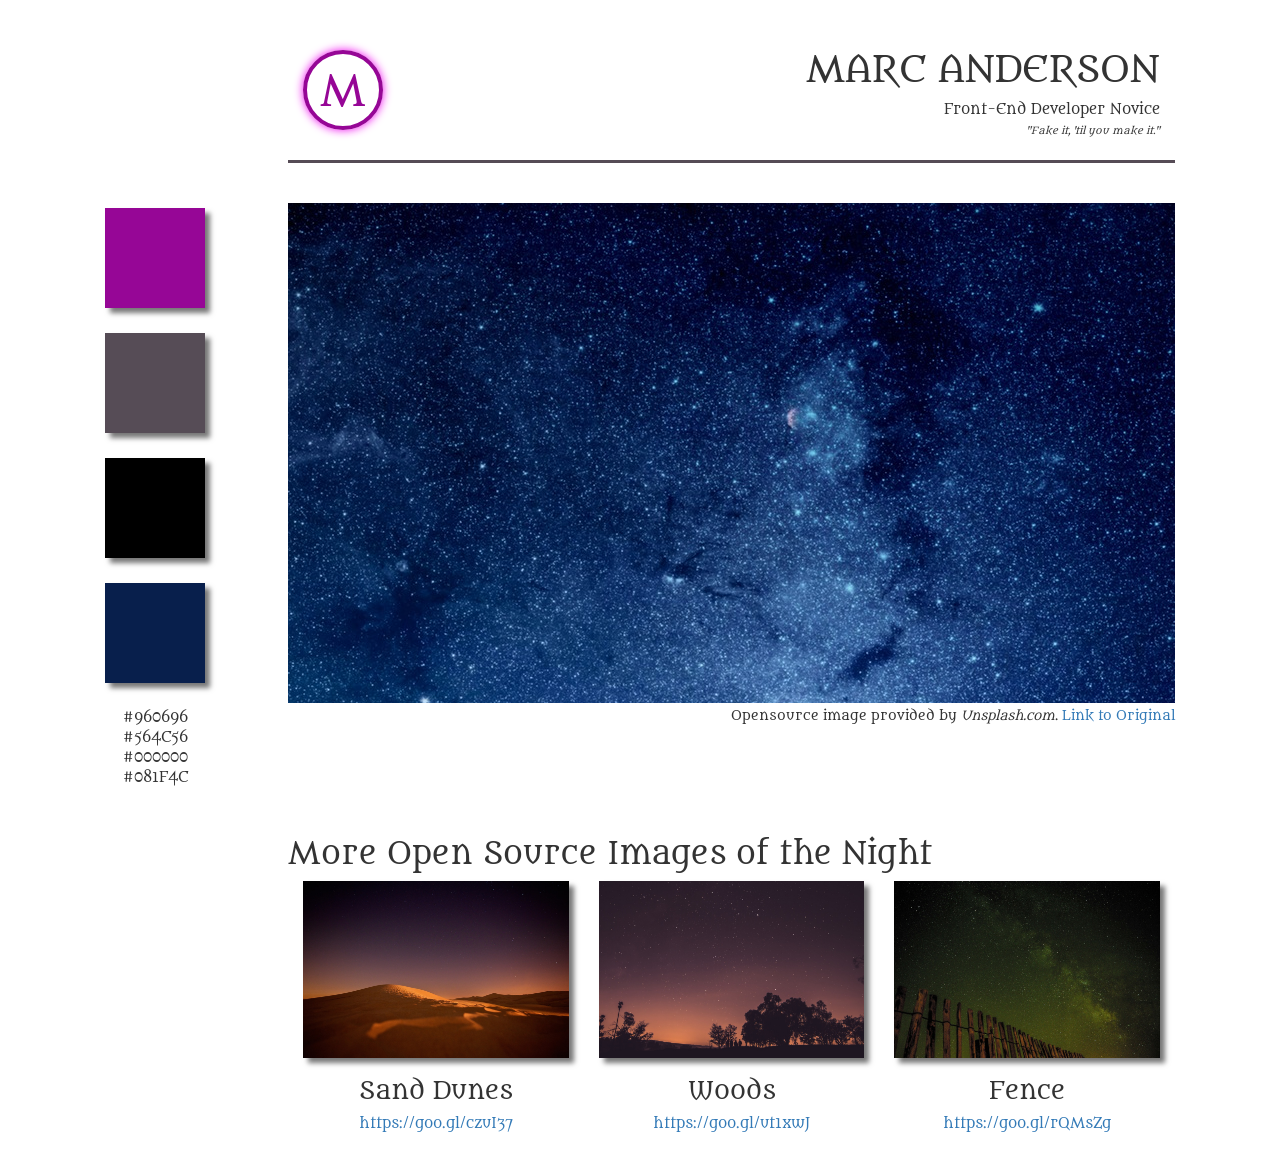
<file: Project-1--Portfolio-Design/index.html>
<!DOCTYPE html>
<html lang="en">
  <head>
    <meta charset="utf-8">
    <meta http-equiv="X-UA-Compatible" content="IE=edge">
    <meta name="viewport" content="width=device-width, initial-scale=1">
    <link rel="stylesheet" type="text/css" href="css/main.css">
    <link href="http://fonts.googleapis.com/css?family=Metamorphous" rel="stylesheet" type="text/css">
    <script type="text/javascript" src="js/jquery-2.1.4.min.js"></script>
    <script type="text/javascript" src="js/bootstrap.min.js"></script>
    <title>Portfolio Design</title>
    <link href="css/bootstrap.min.css" rel="stylesheet">
  </head>
  <body>
    <div class="container-fluid">
      <div class="row">
        <div class="nametag col-md-10 col-md-offset-2">
          <div class="container-fluid">
            <div class="row headerRow">
              <div class="logoContainer col-md-2 col-xs-2">
                <div id="logo" data-toggle="modal" data-target="#logodescription">M</div>
              </div>
              <div class="nameContainer col-md-10 col-xs-10">
                <h1 class="text-uppercase" id="name">Marc Anderson</h1>
                <span class="job">Front-End Developer Novice</span><br>
                <span class="quote">"Fake it, 'til you make it."</span>
              </div>
            </div>
          </div>
        </div>
      </div>
    </div>
    <div class="container-fluid">
      <div class="row">
        <div class="col-md-2 col-xs-2 colorChoices">
          <div class="box1"></div>
          <div class="box2"></div>
          <div class="box3"></div>
          <div class="box4"></div>
          <div class="colorCodes">
            #960696<br>
            #564C56<br>
            #000000<br>
            #081F4C
          </div>
        </div>
        <div class="col-md-10 col-xs-10">
          <div class="imageBox">
            <img id="night" src="images/night.jpeg" alt="Night sky.">
          </div>
          <div class="imageDescription">
            Opensource image provided by <em>Unsplash.com</em>. <a href="https://goo.gl/GlQHnE">Link to Original</a>
          </div>
        </div>
      </div>
    </div>
    <div class="container-fluid">
      <div class="lowerPage row">
        <div class="col-md-10 col-md-offset-2">
          <h2>More Open Source Images of the Night</h2>
        </div>
        <div class="holder2 col-md-2">
        </div>
        <div class="additionalImages col-md-10">
          <div class="container-fluid">
            <div class="row">
              <div class="first col-md-4">
                <img id="firstImage" src="images/dustysky.jpeg" alt="Sand-dunes at night." data-toggle="modal" data-target="#project1">
                <h3>Sand Dunes</h3>
                <a href="https://goo.gl/czuI37">https://goo.gl/czuI37</a>
              </div>
              <div class="second col-md-4">
                <a href="https://goo.gl/ut1xwJ">
                  <img id="middleImage" src="images/nightforest.jpeg" alt="Night sky with forest.">
                </a>
                <h3>Woods</h3>
                <a href="https://goo.gl/ut1xwJ">https://goo.gl/ut1xwJ</a>
              </div>
              <div class="third col-md-4">
                <a href="https://goo.gl/rQMsZg">
                  <img id="thirdImage" src="images/nightfence.jpeg" alt="Night sky with fence.">
                </a>
                <h3>Fence</h3>
                <a href="https://goo.gl/rQMsZg">https://goo.gl/rQMsZg</a>
              </div>
            </div>
          </div>
        </div>
      </div>
    </div>
    <!-- Modal -->
    <div class="modal fade" id="project1" tabindex="-1" role="dialog" aria-labelledby="myModalLabel" aria-hidden="true">
      <div class="modal-dialog">
        <div class="modal-content">
          <div class="modal-header">
            <h4 class="modal-title" id="myModalLabel">Learning about interactivity.</h4>
          </div>
          <div class="modal-body">
            <img class="img-responsive" src="images/dustysky.jpeg" alt="This is an image of sand dunes at night.">
            This was my first project in this class. I learned a lot about HTML and CSS. I also managed to have fun doing it. Actually, this was awesome! I am really looking forward to the next project and learning to be a real-life web-developer.
          </div>
          <div class="modal-footer">
            <button type="button" class="btn btn-default" data-dismiss="modal">Close</button>
          </div>
        </div>
      </div>
    </div>
    <!--Modal 2-->
    <div class="modal fade" id="logodescription" tabindex="-1" role="dialog" aria-labelledby="myModalLabel" aria-hidden="true">
      <div class="modal-dialog">
        <div class="modal-content">
          <div class="modal-header">
            <h4 class="modal-title" id="myLogo">About my logo.</h4>
          </div>
          <div class="modal-body">
            <img class="img-responsive" src="images/logo.png" alt="This is my logo.">
            I created my own symbol! Now I can be a superhero. Without any super powers. Or costume. Never mind.
          </div>
          <div class="modal-footer">
            <button type="button" class="btn btn-default" data-dismiss="modal">Close</button>
          </div>
        </div>
      </div>
    </div>
  </body>
</html>
</file>
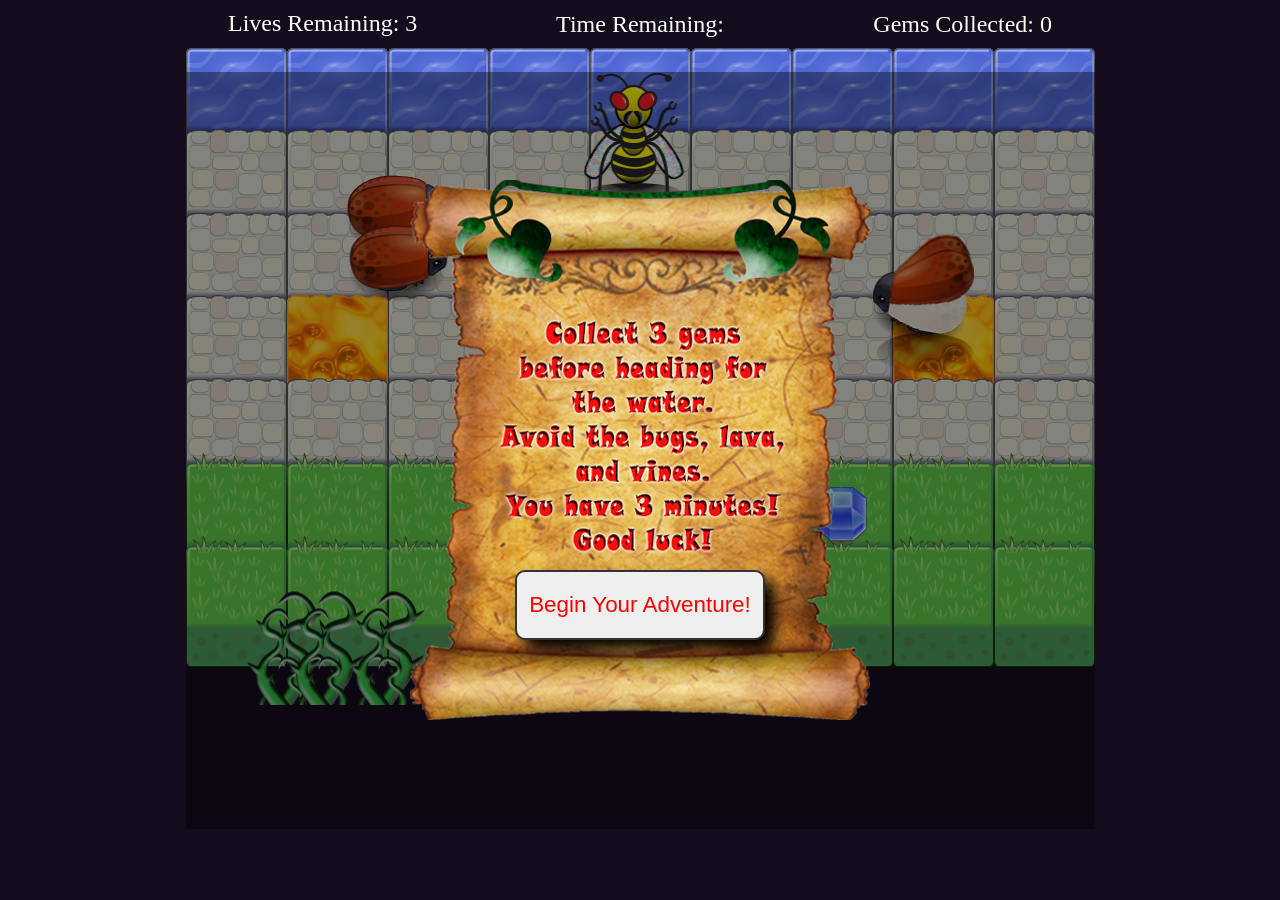
<file: Project-3--JavaScript-Game/index.html>
<!DOCTYPE html>
<html>
<head>
	<meta charset="utf-8">
    <title>Your Site Title</title>
    <meta http-equiv="x-ua-compatible" content="ie=edge">
    <meta name="viewport" content="width=device-width, initial-scale=1">
    <title>Insignificant Voyage: A Game</title>
    <link rel="stylesheet" href="css/style.css">
    <link rel="stylesheet" href="css/pop-styles.css">
</head>
<body>
	<div id="screen-overlay"></div>
		<div id="gameBar">
			<div id="lives"></div>
			<div id="timer">Time Remaining: <span id="time"></span></div>
			<div id="score"></div>
		</div>
		<div id="start">
			<button id="start-button" type="button" onclick="startGame()">Begin Your Adventure!</button>
		</div>

<!--Next section contains items necessary for pop-up alerts.
	They are not displayed initially, but become visible at predetermined events in the game. This avoids the use of prompts and the standard alert windows that are the default of javascript.-->
	<div id="cover" style="display: none;">
	</div>
	<div id="vinePopUp" class="alerts" style="display: none">

    	<button type="button" onclick="popup('vinePopUp'), player.dead()">Continue</button>
	</div>
	<div id="flyingBugPopUp" class="alerts" style="display: none">

    	<button type="button" onclick="popup('flyingBugPopUp'), player.dead()">Continue</button>
	</div>
	<div id="bugPopUp" class="alerts" style="display: none">

		<button type="button" onclick="popup('bugPopUp'), player.dead()">Continue</button>
	</div>
	<div id="lavaPopUp" class="alerts" style="display: none">

		<button type="button" onclick="popup('lavaPopUp'), player.dead()">Continue</button>
	</div>
	<div id="quitPopUp" class="alerts" style="display: none">
	</div>
	<div id="tryAgain" class="question" style="display: none">
		<button id="keepPlaying" type="button" onclick="popup('tryAgain'), player.reset()">Yes, I want to redeem myself.</button><br>
		<button id="quit" type="button" onclick="popup('tryAgain'), quitGame()">No, I give up.</button>
	</div>
	<div id="noLivesLeft" class="endStyle" style="display: none"></div>
	<div id="riddle" style="display: none">
			<input type="text" id="answer" placeholder="Enter a number."><br>
			<input type="submit" id="answerSubmit" onclick="responseToAnswer()" value="Submit">
	</div>
	<div id="proceed" style="display: none">
	</div>
	<div id="need-gems" style="display: none">
	</div>
	<div id="stung" style="display: none">
	</div>
	<div id="timeUp" style="display: none">
	</div>
	<div id="winner" style="display: none">
		<button id="playAgain" type="button" onclick="popup('winner'), beginNewGame()">Play Again?</button>
	</div>

	<script src="js/m-game-controls.js"></script>
	<script src="js/css-pop.js"></script>
    <script src="js/m-resources.js"></script>
    <script src="js/m-app.js"></script>
    <script src="js/m-engine.js"></script>
</body>
</html>
</file>
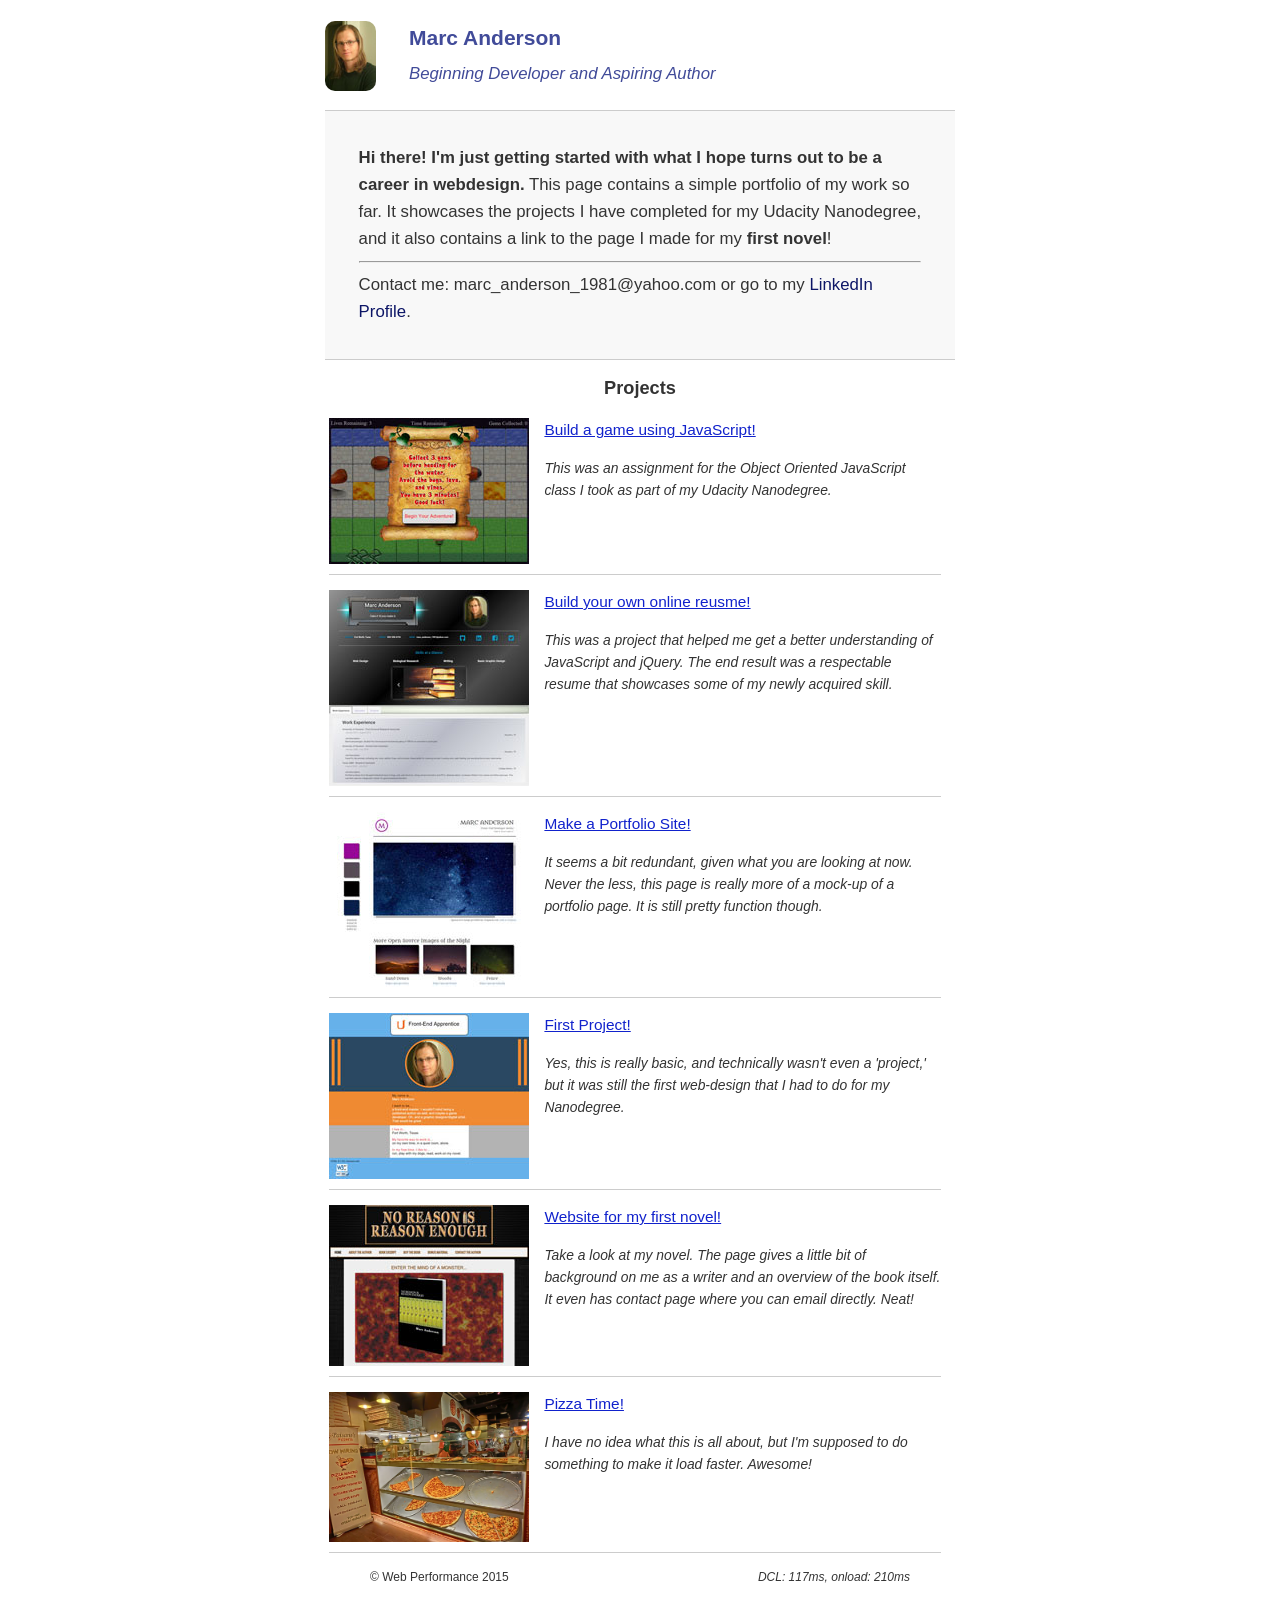
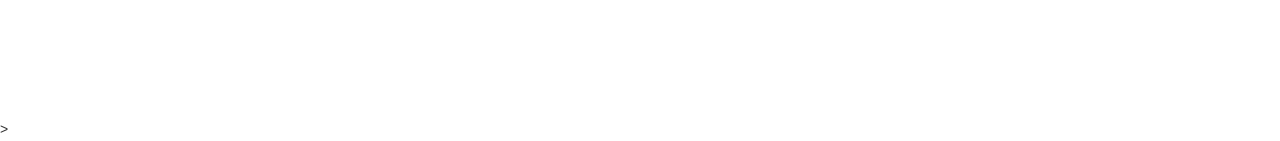
<file: Project-4--Web-Optimization/index.html>
<!DOCTYPE html>
<html lang="en">
  <head>
    <meta charset="utf-8">
    <meta name="viewport" content="width=device-width, initial-scale=1">
    <meta http-equiv="Cache-control" content="max-age=600, public">
    <meta name="description" content="Overview of Marc Anderson's portfolio.">
    <meta name="author" content="Marc Anderson">
    <title>Marc Anderson: Portfolio</title>
    <link href="css/print.css" rel="stylesheet" media="print">
    <style>
      html{font-size:100%;overflow-y:scroll;-webkit-tap-highlight-color:transparent;-ms-text-size-adjust:100%;-webkit-text-size-adjust:none}body{margin:0;font-size:14px;line-height:1.61;font-weight:400;background:#fff}b,header p,strong{font-weight:700}body,button,input,select,textarea{font-family:'Open Sans',sans-serif;color:#333}a{color:#12C}a:visited{color:#61C}a:focus{outline:dotted thin}a:active,a:hover{color:#c00;outline:0}ol,ul{margin:0 0 0 -30px;padding:0 0 0 20px}img{border:0;max-width:100%}.content li,.hero{border-bottom:1px solid #ccc}.container,header{max-width:45em;margin:0 auto}header{padding:0 .5em;color:#414b99}header img{border-radius:10px;float:left;max-height:70px;max-width:100%}header p{font-size:1.5em;padding-left:4em}header p span{font-size:.8em;font-weight:400}.hero{padding:2em;background-color:#f8f8f8;font-size:1.2em;border-top:1px solid #ccc}.content{padding:1em}.content li img{max-width:200px}.content li{max-width:100%;padding-bottom:10px;float:left;margin-bottom:15px;list-style-type:none;font-size:1.1em}li img{float:left;padding-right:1em}li p{font-size:.9em}.content-title{text-align:center;font-size:1.3em;font-weight:700;margin-bottom:15px}#footer span,li p{font-style:italic}#footer{font-size:12px;max-width:45em;margin:0 auto;padding:0 .5em;height:150px}#footer span{float:right}@media only screen and (max-width:480px){body{font-size:12px}header p{padding-left:4.5em}}
    </style>
  </head>
  <body>
      <header>
        <a href="https://marc1981.github.io/resume_project"><img src="img/marc.jpg"></a>
        <p>Marc Anderson<br><span><em>Beginning Developer and Aspiring Author</em></span></p>
      </header>
      <div id="content" class="container">
        <div class="hero">
          <strong>Hi there! I'm just getting started with what I hope turns out to be a career in webdesign.</strong> This page contains a simple portfolio of my work so far. It showcases the projects I have completed for my Udacity Nanodegree, and it also contains a link to the page I made for my <strong>first novel</strong>!<br><hr> Contact me: marc_anderson_1981@yahoo.com or go to my <a class="icons" href="https://www.linkedin.com/pub/marc-anderson/1b/325/a31" target="_blank" style="text-decoration: none; color: #0c1566;">LinkedIn Profile</a>.
        </div>
        <div class="content">
          <div class="content-title">Projects</div>
            <ul>
              <li>
                <img style="width:40%;" src="img/game.jpg">
                <a href="https://marc1981.github.io/javascript-game">Build a game using JavaScript!</a>
                <p>This was an assignment for the Object Oriented JavaScript class I took as part of my Udacity Nanodegree.</p>
              </li>
              <li>
                <img style="width:40%;" src="img/resume.jpg">
                <a href="https://marc1981.github.io/resume_project">Build your own online reusme!</a>
                <p>This was a project that helped me get a better understanding of JavaScript and jQuery. The end result was a respectable resume that showcases some of my newly acquired skill.</p>
              </li>
              <li>
                <img style="width:40%;" src="img/first_project.jpg">
                <a href="https://marc1981.github.io/project_one">Make a Portfolio Site!</a>
                <p>It seems a bit redundant, given what you are looking at now. Never the less, this page is really more of a mock-up of a portfolio page. It is still pretty function though.</p>
              </li>
              <li>
                <img style="width:40%;" src="img/zero_project.jpg">
                <a href="https://marc1981.github.io/project_zero">First Project!</a>
                <p>Yes, this is really basic, and technically wasn't even a 'project,' but it was still the first web-design that I had to do for my Nanodegree.</p>
              </li>
              <li>
                <img style="width:40%;" src="img/book.jpg">
                <a href="https://marc1981.github.io/book">Website for my first novel!</a>
                <p>Take a look at my novel. The page gives a little bit of background on me as a writer and an overview of the book itself. It even has contact page where you can email directly. Neat!</p>
              </li>
              <li>
                <img style="width:40%;" src="views/images/pizzeria.jpg">
                <a href="views/pizza.html">Pizza Time!</a>
                <p>I have no idea what this is all about, but I'm supposed to do something to make it load faster. Awesome!</p>
              </li>
            </ul>
        </div>
      </div>
      <div style="clear:both"></div>
      <div id="footer">
        <div class="performance">&copy; Web Performance 2015<span id="crp-stats"></span></div>
      </div>>
    <script>
      (function(w,g){w['GoogleAnalyticsObject']=g;
      w[g]=w[g]||function(){(w[g].q=w[g].q||[]).push(arguments)};w[g].l=1*new Date();})(window,'ga');
      // TODO: replace with your Google Analytics profile ID.
      ga('create', 'UA-68716053-1');
      ga('send', 'pageview');
    </script>
    <script src="http://www.google-analytics.com/analytics.js"></script>
    <script async src="js/perfmatters.js"></script>
  </body>
</html>
</file>
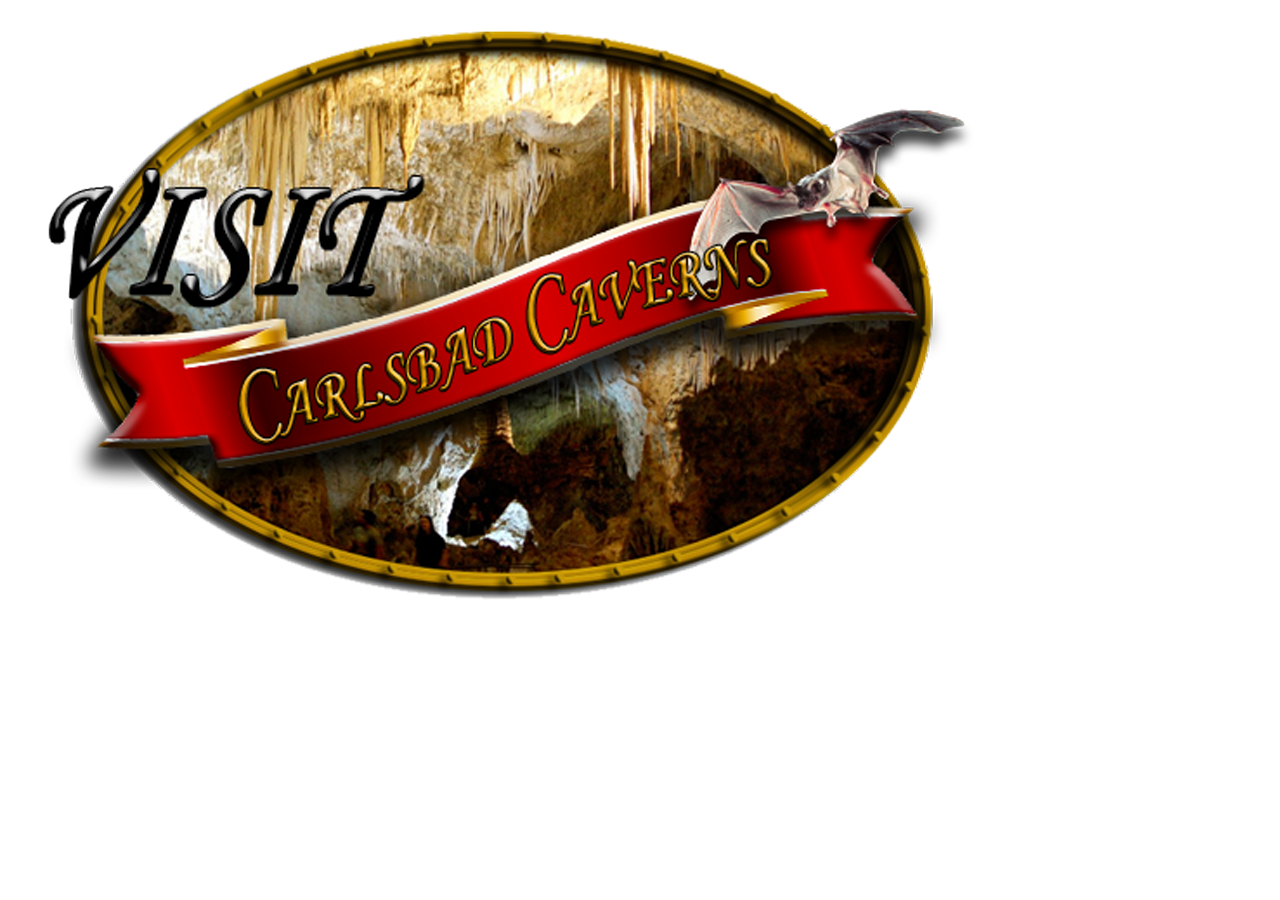
<file: Project-2--Resume-Project/html/banner.html>
<html>
<head>
<title>Banner</title>
<meta http-equiv="Content-Type" content="text/html; charset=utf-8">
</head>
<body bgcolor="#FFFFFF" leftmargin="0" topmargin="0" marginwidth="0" marginheight="0">
<!-- Save for Web Slices (animation.psd) -->
<img src="images/banner-hi-res.png" alt="fake banner">
<!-- End Save for Web Slices -->
</body>
</html>
</file>
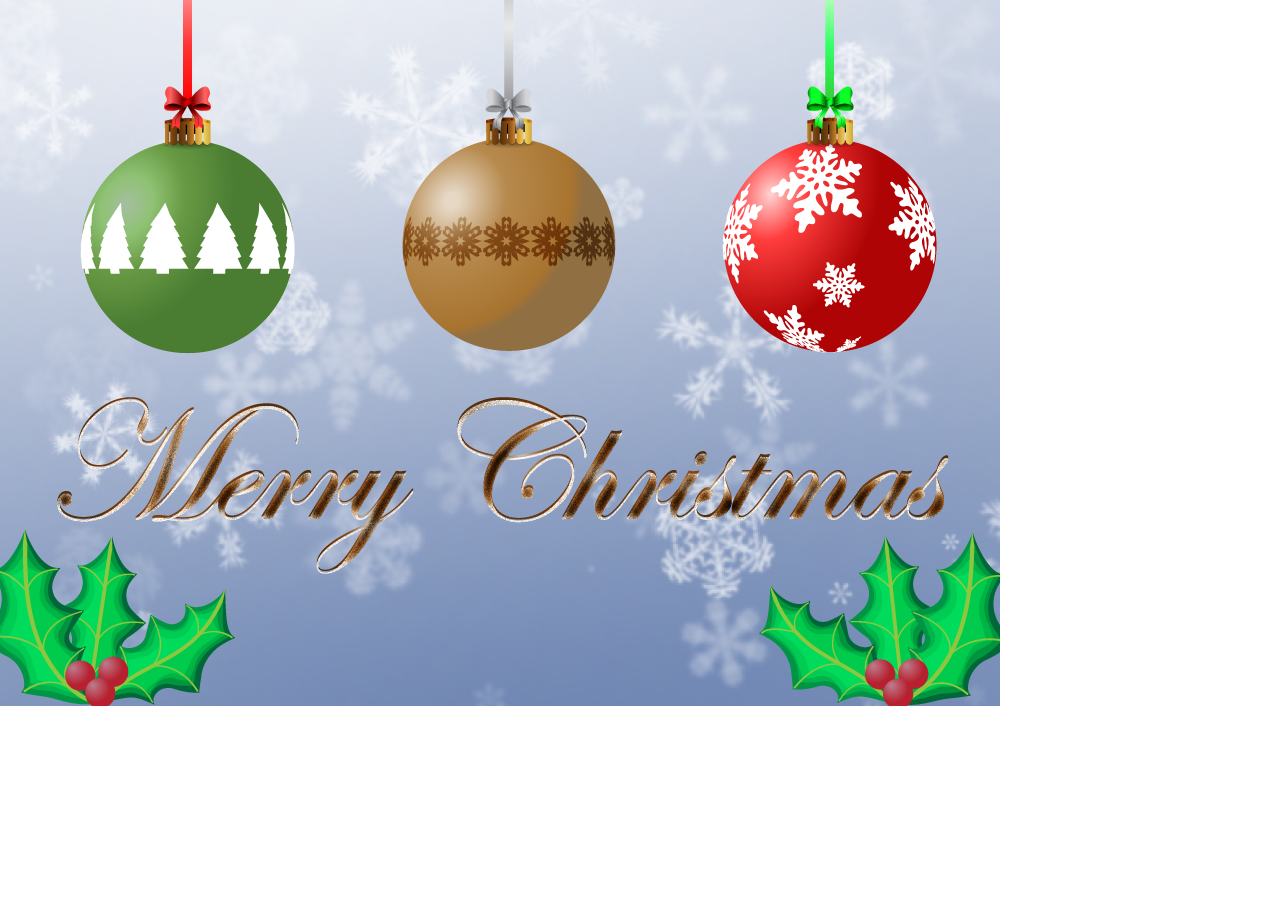
<file: Project-2--Resume-Project/html/christmas.html>
<html>
<head>
<title>Christmas Card</title>
<meta http-equiv="Content-Type" content="text/html; charset=utf-8">
</head>
<body bgcolor="#FFFFFF" leftmargin="0" topmargin="0" marginwidth="0" marginheight="0">
<!-- Save for Web Slices (animation.psd) -->
<img src="images/christmas-hi-res.png" alt="christmas card">
<!-- End Save for Web Slices -->
</body>
</html>
</file>
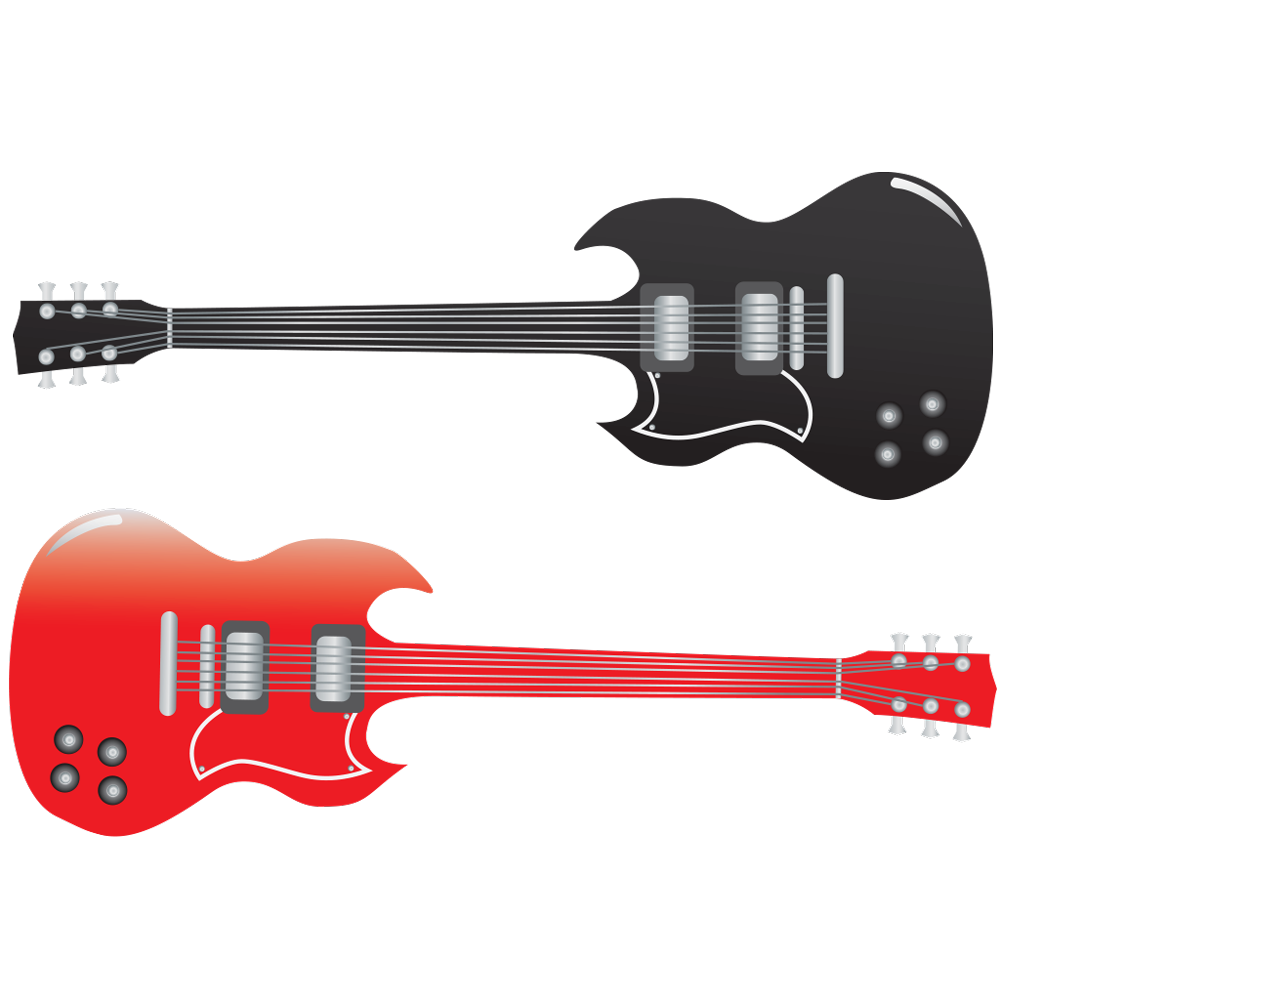
<file: Project-2--Resume-Project/html/guitars.html>
<html>
<head>
<title>Guitars</title>
<meta http-equiv="Content-Type" content="text/html; charset=utf-8">
</head>
<body bgcolor="#FFFFFF" leftmargin="0" topmargin="0" marginwidth="0" marginheight="0">
<!-- Save for Web Slices (animation.psd) -->
<img src="images/guitars-hi-res.png" alt="guitar graphics">
<!-- End Save for Web Slices -->
</body>
</html>
</file>
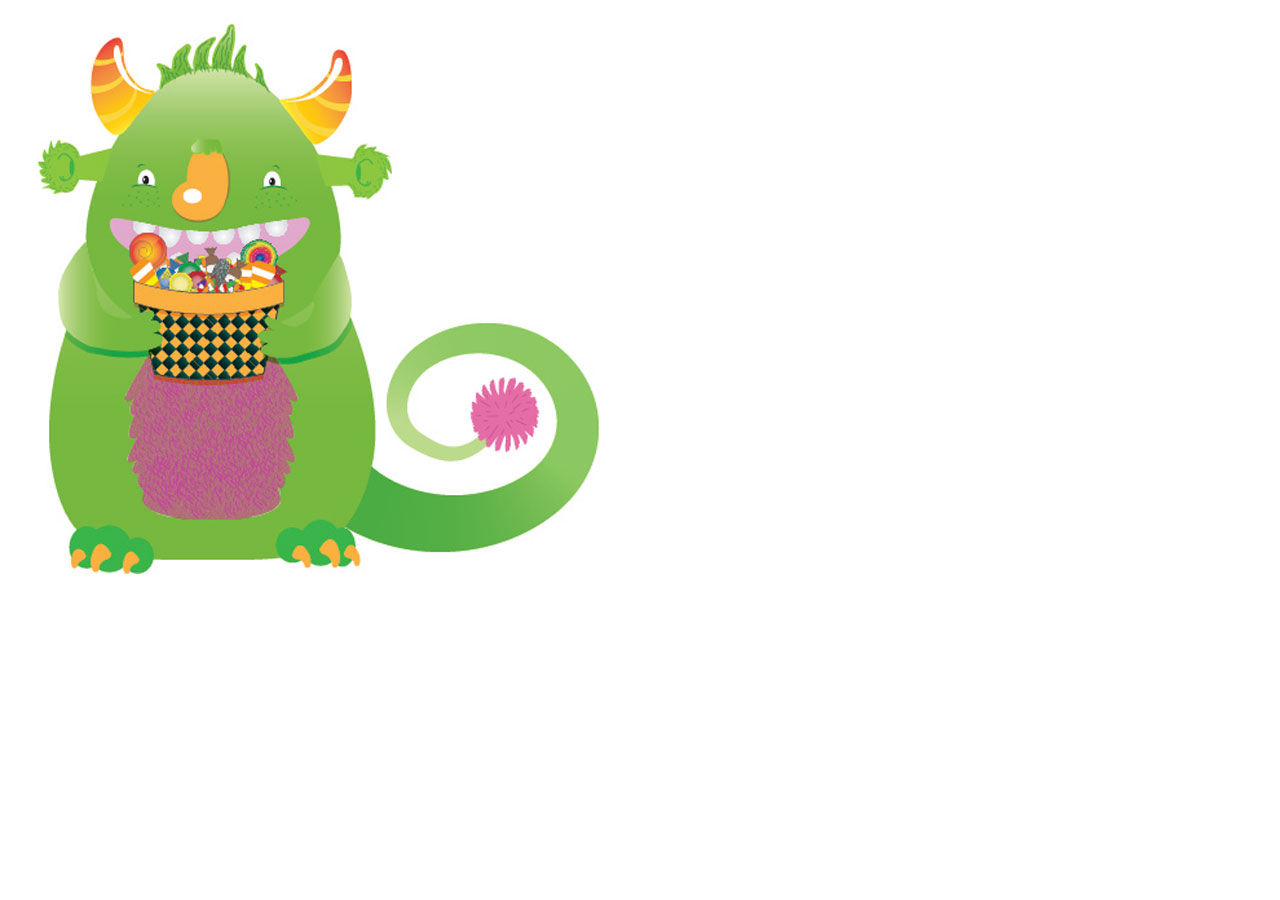
<file: Project-2--Resume-Project/html/monster.html>
<html>
<head>
<title>Cartoon Monster</title>
<meta http-equiv="Content-Type" content="text/html; charset=utf-8">
</head>
<body bgcolor="#FFFFFF" leftmargin="0" topmargin="0" marginwidth="0" marginheight="0">
<!-- Save for Web Slices (animation.psd) -->
<img src="images/monster.jpg" alt="cartoon monster">
<!-- End Save for Web Slices -->
</body>
</html>
</file>
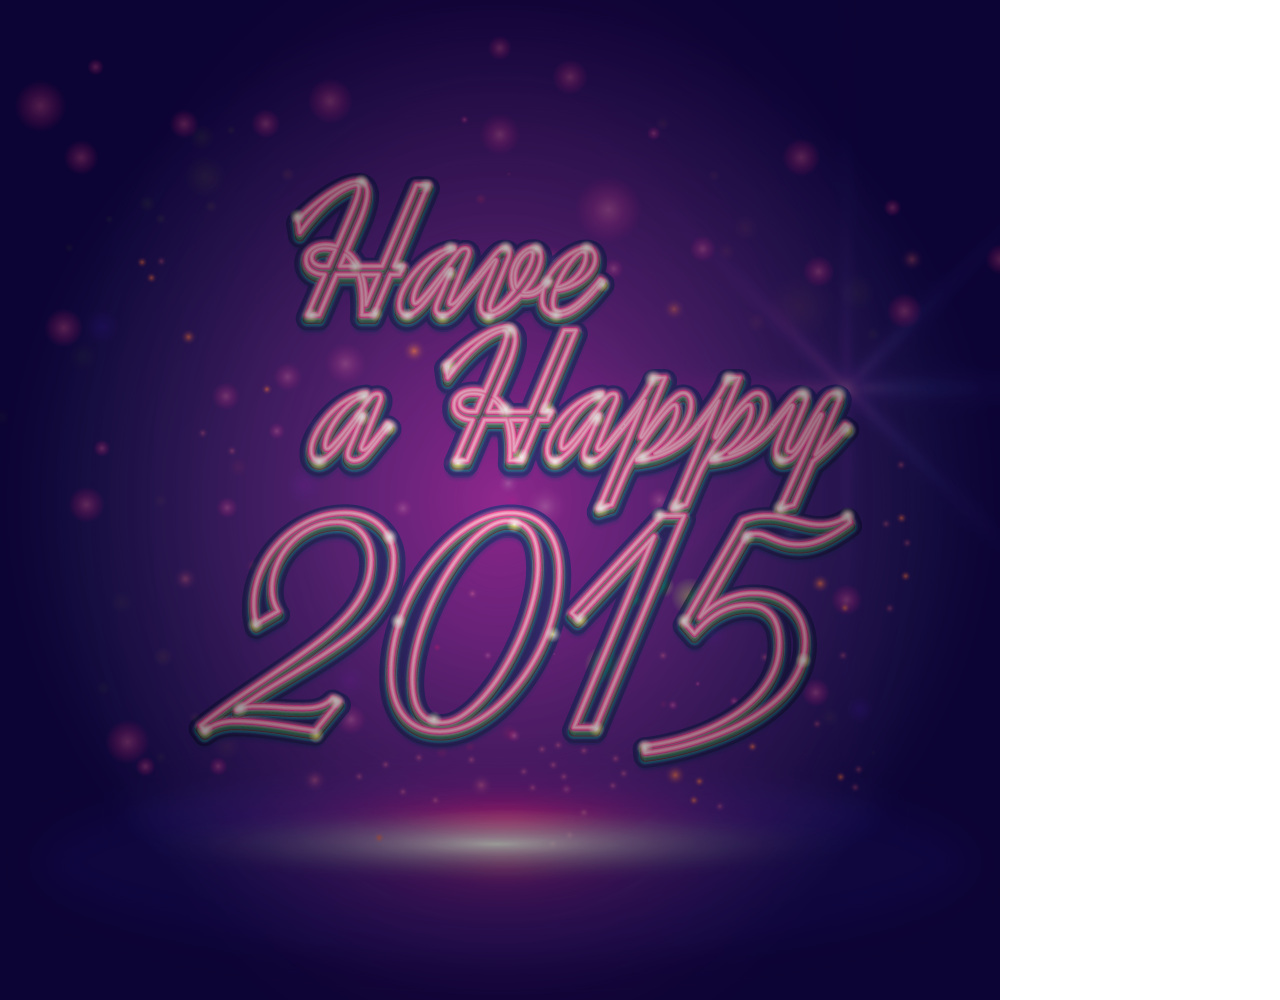
<file: Project-2--Resume-Project/html/newyear.html>
<html>
<head>
<title>New Year's Card</title>
<meta http-equiv="Content-Type" content="text/html; charset=utf-8">
</head>
<body bgcolor="#FFFFFF" leftmargin="0" topmargin="0" marginwidth="0" marginheight="0">
<!-- Save for Web Slices (animation.psd) -->
<img src="images/new-year-hi-res.png" alt="new year's card">
<!-- End Save for Web Slices -->
</body>
</html>
</file>
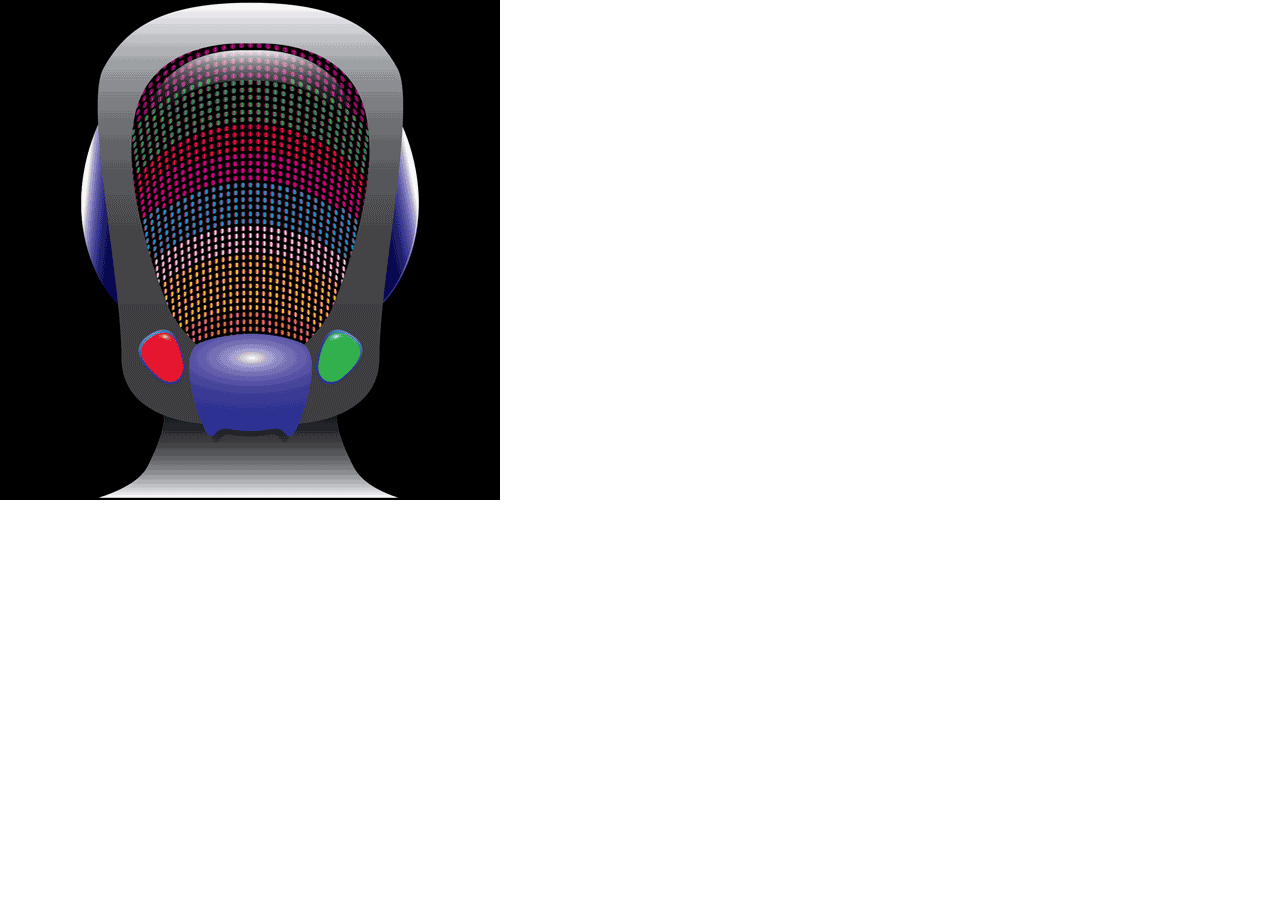
<file: Project-2--Resume-Project/html/robot.html>
<html>
<head>
<title>Robot Animation</title>
<meta http-equiv="Content-Type" content="text/html; charset=utf-8">
</head>
<body bgcolor="#FFFFFF" leftmargin="0" topmargin="0" marginwidth="0" marginheight="0">
<!-- Save for Web Slices (animation.psd) -->
<img src="images/animation2.gif" width="500" height="500" alt="robot gif">
<!-- End Save for Web Slices -->
</body>
</html>
</file>
<file: Project-1--Portfolio-Design/css/main.css>
* {
	-webkit-box-sizing: border-box;
	-moz-box-sizing: border-box;
	-ms-box-sizing: border-box;
	box-sizing: border-box;
}


@media screen and (min-width: 600px) {
	body {
		padding: 30px 90px 0 90px;
	}
}


* {
	font-family: "Metamorphous", cursive;
}


.imageBox {
	float: right;
	height: 500px;
	width: 100%;
	overflow-y: auto;
	margin: 0 0 5px 50px;
}


@media screen and (max-width: 700px) and (min-width: 621px) {
	#name {
		font-size: 2em;
	}
}


@media screen and (max-width: 620px) and (min-width: 401px) {
	#name {
		font-size: 1.5em;
	}
}


@media screen and (max-width: 400px) {
	#name {
		font-size: 0.9em;
	}
}


@media screen and (min-width: 816px) {
	.box1 {
		height: 100px;
		width: 100px;
		background-color: #960696;
		margin: 5px 0 25px;
		-moz-box-shadow: 5px 5px 5px #777777;
		-webkit-box-shadow: 5px 5px 5px #777777;
		box-shadow: 5px 5px 5px #777777;
	}
}


@media screen and (max-width: 815px) {
	.box1 {
		width: 50px;
		height: 50px;
		border-radius: 25px;
		background-color: #960696;
		margin: 0 10px 25px 0;
		-moz-box-shadow: 5px 5px 5px #777777;
		-webkit-box-shadow: 5px 5px 5px #777777;
		box-shadow: 5px 5px 5px #777777;
	}
}


@media screen and (min-width: 816px) {
	.box2 {
		height: 100px;
		width: 100px;
		background-color: #564c56;
		margin: 0 0 25px;
		-moz-box-shadow: 5px 5px 5px #777777;
		-webkit-box-shadow: 5px 5px 5px #777777;
		box-shadow: 5px 5px 5px #777777;
	}
}


@media screen and (max-width: 815px) {
	.box2 {
		width: 50px;
		height: 50px;
		border-radius: 25px;
		background-color: #564c56;
		margin: 0 10px 25px 0;
		-moz-box-shadow: 5px 5px 5px #777777;
		-webkit-box-shadow: 5px 5px 5px #777777;
		box-shadow: 5px 5px 5px #777777;
	}
}


@media screen and (min-width: 816px) {
	.box3 {
		height: 100px;
		width: 100px;
		background-color: #000000;
		margin: 0 0 25px;
		-moz-box-shadow: 5px 5px 5px #777777;
		-webkit-box-shadow: 5px 5px 5px #777777;
		box-shadow: 5px 5px 5px #777777;
	}
}


@media screen and (max-width: 815px) {
	.box3 {
		width: 50px;
		height: 50px;
		border-radius: 25px;
		background-color: #000000;
		margin: 0 10px 25px 0;
		-moz-box-shadow: 5px 5px 5px #777777;
		-webkit-box-shadow: 5px 5px 5px #777777;
		box-shadow: 5px 5px 5px #777777;
	}
}


@media screen and (min-width: 816px) {
	.box4 {
		height: 100px;
		width: 100px;
		background-color: #081f4c;
		margin: 0 0 25px;
		-moz-box-shadow: 5px 5px 5px #777777;
		-webkit-box-shadow: 5px 5px 5px #777777;
		box-shadow: 5px 5px 5px #777777;
	}
}


@media screen and (max-width: 815px) {
	.box4 {
		width: 50px;
		height: 50px;
		border-radius: 25px;
		background-color: #081f4c;
		margin: 0 10px 25px 0;
		-moz-box-shadow: 5px 5px 5px #777777;
		-webkit-box-shadow: 5px 5px 5px #777777;
		box-shadow: 5px 5px 5px #777777;
	}
}


.logoContainer {
	float: left;
	margin-top: 20px;
}


#logo {
	width: 80px;
	height: 80px;
	color: #960696;
	border: 4px solid #960696;
	border-radius: 40px;
	text-align: center;
	font-size: 3em;
	padding-top: 8px;
	margin: 0 0 15px;
	-moz-box-shadow: 0 0 10px #ef0bef;
	-webkit-box-shadow: 0 0 10px #ef0bef;
	box-shadow: 0 0 10px #ef0bef;
}


.nameContainer {
	text-align: right;
}


.quote {
	font-size: 0.7em;
	font-style: italic;
}


@media screen and (min-width: 451px) {
	.job {
		font-size: 1em;
		margin-top: -10px;
	}
}


@media screen and (max-width: 450px) {
	.job {
		font-size: 0.7em;
		margin-top: -10px;
	}
}


.headerRow {
	border-bottom: 3px solid #564c56;
	margin: 0 0 40px;
	padding: 0 0 15px;
}


@media screen and (max-width: 815px) {
	.colorCodes {
		height: 50px;
		width: 50px;
		text-align: center;
		font-size: 0.7em;
		margin: 0 20px 20px 0;
	}
}


@media screen and (min-width: 816px) {
	.colorCodes {
		height: 100px;
		width: 100px;
		margin: 0 0 10px;
		padding: 0 0 0 18px;
	}
}


.imageDescription {
	font-size: 0.9em;
	text-align: right;
	margin: 0 0 20px;
}


#firstImage {
	width: 100%;
	-moz-box-shadow: 5px 5px 5px #777777;
	-webkit-box-shadow: 5px 5px 5px #777777;
	box-shadow: 5px 5px 5px #777777;
}


#middleImage {
	width: 100%;
	-moz-box-shadow: 5px 5px 5px #777777;
	-webkit-box-shadow: 5px 5px 5px #777777;
	box-shadow: 5px 5px 5px #777777;
}


#thirdImage {
	width: 100%;
	-moz-box-shadow: 5px 5px 5px #777777;
	-webkit-box-shadow: 5px 5px 5px #777777;
	box-shadow: 5px 5px 5px #777777;
}


.first {
	text-align: center;
	margin: 0 0 15px;
}


.second {
	text-align: center;
	margin: 0 0 15px;
}


.third {
	text-align: center;
	margin: 0 0 15px;
}
</file>
<file: Project-3--JavaScript-Game/css/style.css>
body {
    text-align: center;
    background-color: #140c1c;
}

canvas {
    display: block;
    margin: auto;
    position: absolute;
    left: 0;
    right: 0;
}

#screen-overlay{
	background-color: black;
	display: block;
	opacity: 0.4;
	margin: auto;
    width: 909px;
    height: 757px;
    position: absolute;
    z-index: 1;
    top: 0;
    left: 0;
    right: 0;
    bottom: 0;
}

#lives{
	text-align: left;
	color: white;
	font-size: 1.5em;
	margin: 10px 0 -36px 220px;
}

#timer{
	text-align: center;
	color: white;
	font-size: 1.5em;
	margin: 10px 0 -40px;
}

#score{
	text-align: right;
	color: white;
	font-size: 1.5em;
	padding-top: 3px;
	margin: 10px 220px -40px;
}

#start{
	display: block;
	margin: auto;
    height: 540px;
    width:	460px;
    background-image: url(images/startscreen.png);
    background-repeat: no-repeat;
    position: absolute;
    z-index: 1;
    top: 0;
    left: 0;
    right: 0;
    bottom: 0;
}

#start button{
	width: 250px;
	height: 70px;
	text-align: center;
	font-size: 1.4em;
	opacity: 1;
	color: red;
	margin-top: 390px;
	border: 2px solid #333333;
	box-shadow: 10px 10px 15px black;
	border-radius: 10px;
}
</file>
<file: Project-3--JavaScript-Game/css/pop-styles.css>
#cover {
   background-color: #111;
   opacity: 0.65;
   background: none;
   position: absolute;
   z-index: 2;
   top: 40px;
   left: 0px;
   width: 100%;
   height: 757px;
}

#vinePopUp {
	background: url(images/vine-alert.png) no-repeat;
}

#flyingBugPopUp {
	background :url(images/flying-bug-alert.png) no-repeat;
}

#bugPopUp {
	background: url(images/bug-alert.png) no-repeat;
}

#quitPopUp {
	background: url(images/quitters.png) no-repeat;
}

#lavaPopUp {
	background: url(images/lava-alert.png) no-repeat;
}

#tryAgain {
	background: url(images/try-again.png) no-repeat;
}

#noLivesLeft {
	background: url(images/rip.png) no-repeat;
	position:absolute;
	margin: auto;
	width: 500px;
	height: 600px;
	z-index: 3;
	top: 20px;
	left: 430px;
}

#riddle {
	background: url(images/riddle.png) no-repeat;
	position: absolute;
	width: 500px;
	height: 600px;
	z-index: 3;
	top: 10px;
	left: 420px;
}

#winner {
	background: url(images/winner.png) no-repeat;
	position: absolute;
	width: 460px;
	height: 550px;
	z-index: 3;
	top: 40px;
	left: 455px;
}

#playAgain{
	margin-bottom: 15px;
	position: relative;
	border-radius: 10px;
	background-color: #efe9d0;
	top: 455px;
	height: 40px;
	width: 145px;
	left: -5px;
	font-size: 1.1em;
	color: red;
}

#stung {
	background: url(images/stung-alert.png) no-repeat;
	position: absolute;
	width: 600px;
	height: 525px;
	z-index: 3;
	top: 15px;
	left: 355px;
}

#riddle input{
	top: 420px;
	margin-bottom: 10px;
	position: relative;
}

#answer{
	height: 30px;
	font-size: 1.1em;
	width: 130px;
	text-align: center;
}

#answerSubmit{
	height: 35px;
	font-size: 1.1em;
	width: 130px;
	color: red;
	border-radius: 10px;
}

#proceed{
	background: url(images/proceed.png) no-repeat;
	width: 500px;
	height: 400px;
	z-index: 3;
	position: absolute;
	top: 60px;
	left: 450px;
}

#need-gems{
	background: url(images/need-gems.png) no-repeat;
	width: 500px;
	height: 400px;
	z-index: 3;
	position: absolute;
	top: 60px;
	left: 450px;
}

#timeUp{
	background: url(images/time.png) no-repeat;
	width: 500px;
	height: 400px;
	z-index: 3;
	position: absolute;
	top: 60px;
	left: 400px;
}

.question {
	position: absolute;
	width: 400px;
	height: 400px;
	z-index: 3;
	top: 60px;
	left: 475px;
}

.question button {
	margin-bottom: 15px;
	position: relative;
	border-radius: 10px;
	background-color: #efe9d0;
	top: 260px;
	font-size: 1.1em;
	color: red;
}

.alerts {
	position: absolute;
	width: 400px;
	height: 400px;
	z-index: 3;
	top: 60px;
	left: 475px;
}

.alerts button {
	position: relative;
	border-radius: 10px;
	background-color: #efe9d0;
	top: 300px;
	font-size: 1.3em;
	color: red;
}
</file>
<file: Project-4--Web-Optimization/css/print.css>
@media print{*{background:0 0!important;color:#000!important;text-shadow:none!important;filter:none!important;-ms-filter:none!important}a,a:visited{color:#444!important;text-decoration:underline}a[href]:after{content:" (" attr(href) ")"}img,tr{page-break-inside:avoid}img{max-width:100%!important}@page{margin:.5cm}h2,h3,p{orphans:3;widows:3}h2,h3{page-break-after:avoid}}
</file>
